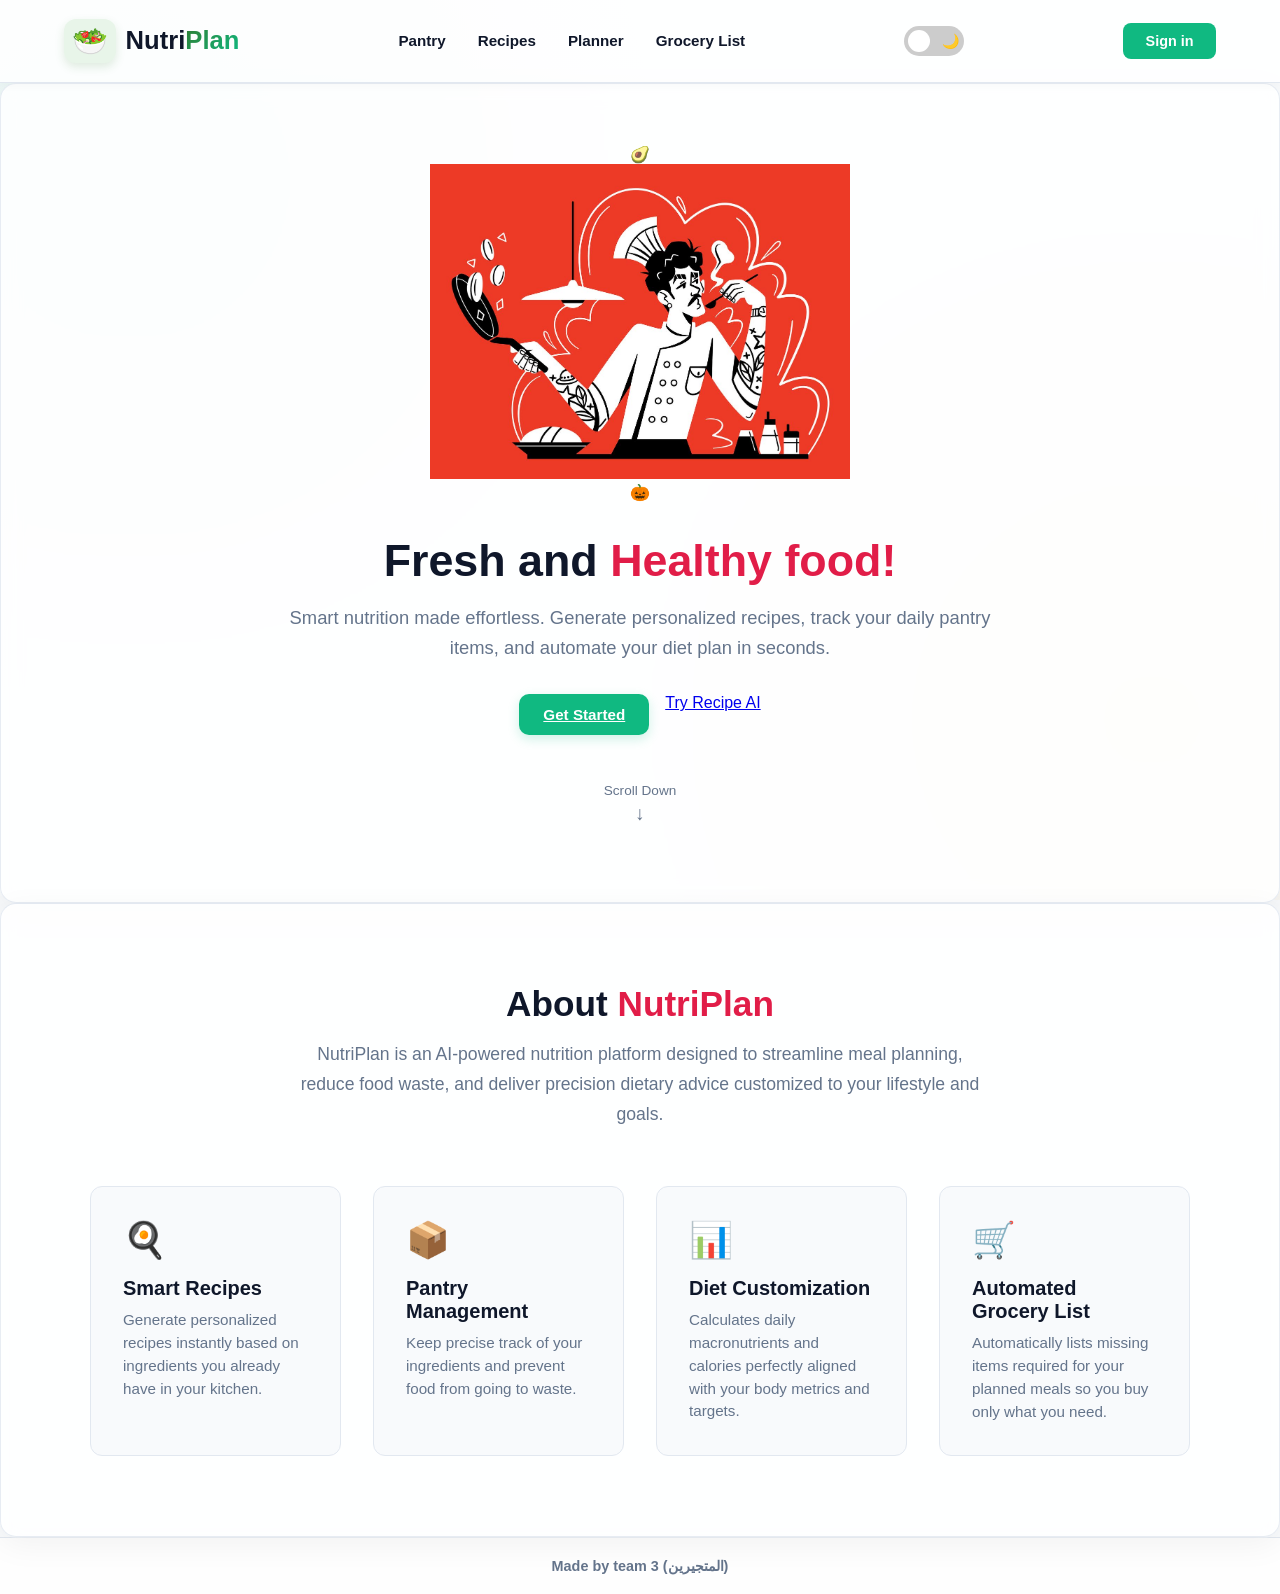
<file: index.html>
<!DOCTYPE html>
<html lang="en">
<head>
    <meta charset="UTF-8">
    <meta name="viewport" content="width=device-width, initial-scale=1.0">
    <title>NutriPlan - Smart Meal Planner</title>
    <link rel="stylesheet" href="styles.css">
</head>
<body>

    <header class="navbar">
        <a href="index.html" class="logo">
            <span class="logo-icon">🥗</span>
            <span class="logo-text">Nutri<span class="highlight-plan">Plan</span></span>
        </a>

        <nav class="nav-links">
            <a href="pantry.html">Pantry</a>
            <a href="recipes.html">Recipes</a>
            <a href="planner.html">Planner</a>
            <a href="grocery.html">Grocery List</a>
        </nav>

        <label class="theme-switch" for="theme-toggle">
            <input type="checkbox" id="theme-toggle">
            <span class="slider round">
                <span class="icon">☀️</span>
                <span class="icon">🌙</span>
            </span>
        </label>
        
        <a href="login.html" class="btn-signin">Sign in</a>
    </header>

    <main>
        <section class="hero-section">
            <div class="hero-image-wrapper">
                <div class="floating-card badge-bottom-left">
                    <span class="badge-emoji">🥑</span>
                </div>
                
                <img src="photo1.jpg" alt="Healthy Eating Illustration" class="main-illustration">
                
                <div class="floating-card badge-top-right">
                    <span class="badge-emoji">🎃</span>
                </div>
            </div>

            <div class="hero-content">
                <h1 class="hero-title">Fresh and <span class="highlight">Healthy food!</span></h1>
                <p class="hero-subtitle">Smart nutrition made effortless. Generate personalized recipes, track your daily pantry items, and automate your diet plan in seconds.</p>
                <div class="hero-buttons">
                    <a href="planner.html" class="btn btn-primary">Get Started</a>
                    <a href="recipes.html" class="btn btn-accent">Try Recipe AI</a>
                </div>
            </div>

            <div class="scroll-down-indicator">
                <span>Scroll Down</span>
                <div class="arrow">↓</div>
            </div>
        </section>

        <section class="about-section">
            <div class="about-container">
                <h2 class="section-title">About <span class="highlight">NutriPlan</span></h2>
                <p class="section-description">
                    NutriPlan is an AI-powered nutrition platform designed to streamline meal planning, reduce food waste, and deliver precision dietary advice customized to your lifestyle and goals.
                </p>

                <div class="features-grid">
                    <div class="feature-card">
                        <div class="feature-icon">🍳</div>
                        <h3>Smart Recipes</h3>
                        <p>Generate personalized recipes instantly based on ingredients you already have in your kitchen.</p>
                    </div>

                    <div class="feature-card">
                        <div class="feature-icon">📦</div>
                        <h3>Pantry Management</h3>
                        <p>Keep precise track of your ingredients and prevent food from going to waste.</p>
                    </div>

                    <div class="feature-card">
                        <div class="feature-icon">📊</div>
                        <h3>Diet Customization</h3>
                        <p>Calculates daily macronutrients and calories perfectly aligned with your body metrics and targets.</p>
                    </div>

                    <div class="feature-card">
                        <div class="feature-icon">🛒</div>
                        <h3>Automated Grocery List</h3>
                        <p>Automatically lists missing items required for your planned meals so you buy only what you need.</p>
                    </div>
                </div>
            </div>
        </section>
    </main>

    <footer class="site-footer">
        <div class="footer-container">
            <p class="copyright-text">Made by team 3 (المتجيرين)</p>
        </div>
    </footer>

    <script src="dark-mode.js"></script>
</body>
</html>
</file>
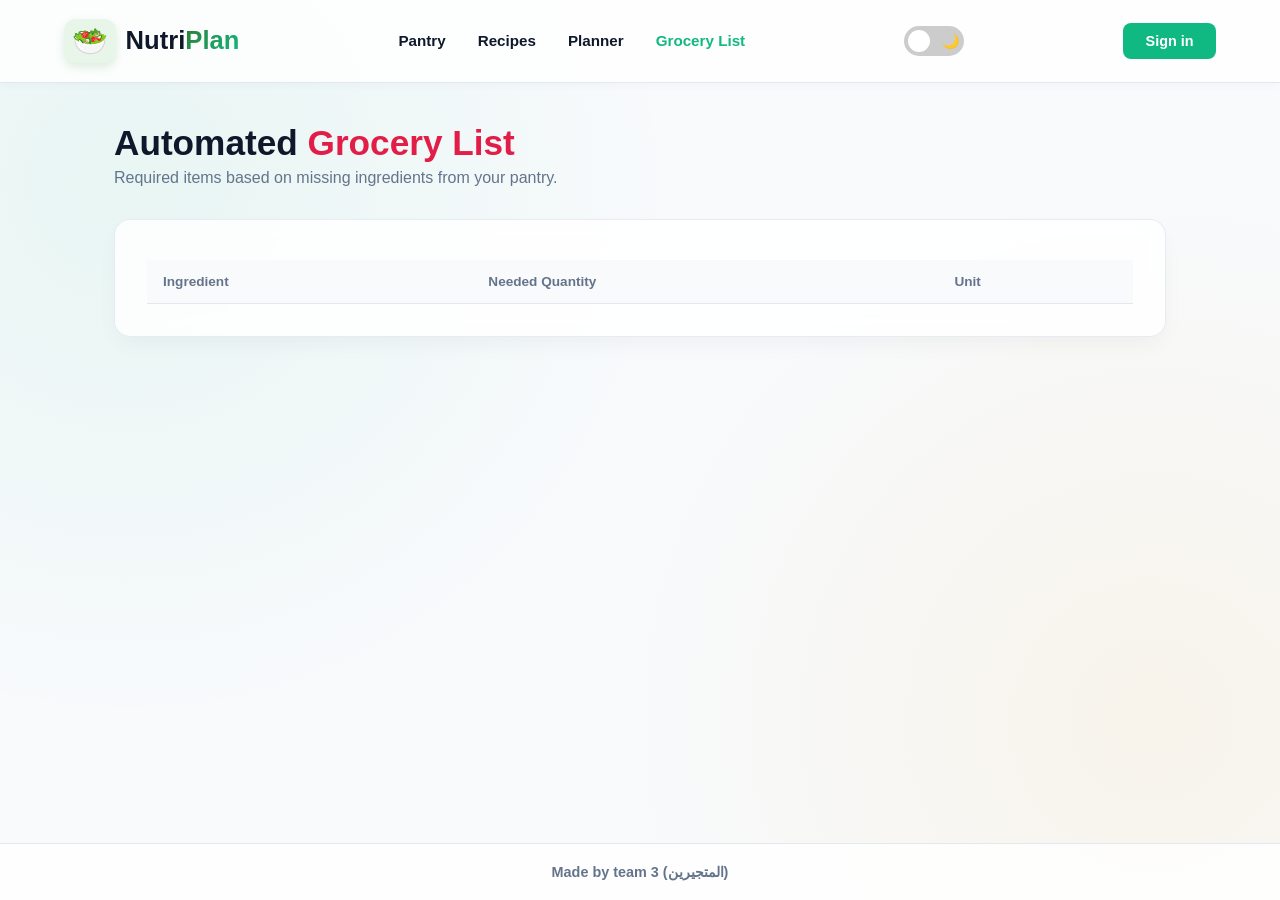
<file: grocery.html>
<!DOCTYPE html>
<html lang="en">
<head>
    <meta charset="UTF-8">
    <meta name="viewport" content="width=device-width, initial-scale=1.0">
    <title>NutriPlan - Grocery List</title>
    <link rel="stylesheet" href="styles.css">
</head>
<body>

    <header class="navbar">
        <a href="index.html" class="logo">
            <span class="logo-icon">🥗</span>
            <span class="logo-text">Nutri<span class="highlight-plan">Plan</span></span>
        </a>
        <nav class="nav-links">
            <a href="pantry.html">Pantry</a>
            <a href="recipes.html">Recipes</a>
            <a href="planner.html">Planner</a>
            <a href="grocery.html" class="active">Grocery List</a>
        </nav>
        <label class="theme-switch" for="theme-toggle">
            <input type="checkbox" id="theme-toggle">
            <span class="slider round">
                <span class="icon sun-icon">☀️</span>
                <span class="icon moon-icon">🌙</span>
            </span>
        </label>
        <a href="login.html" class="btn-signin">Sign in</a>
    </header>

    <main class="page-container">
        <header class="page-header">
            <h1 class="page-title">Automated <span class="highlight">Grocery List</span></h1>
            <p class="page-subtitle">Required items based on missing ingredients from your pantry.</p>
        </header>

        <section class="card-section">
            <table class="data-table">
                <thead>
                    <tr>
                        <th>Ingredient</th>
                        <th>Needed Quantity</th>
                        <th>Unit</th>
                    </tr>
                </thead>
                <tbody id="grocery-table-body">
                    <!-- Dynamic shopping list items -->
                </tbody>
            </table>
        </section>
    </main>

    <footer class="site-footer">
        <div class="footer-container">
            <p class="copyright-text">Made by team 3 (المتجيرين)</p>
        </div>
    </footer>

    <script src="dark-mode.js"></script>
    <script src="grocery.js"></script>
</body>
</html>
</file>
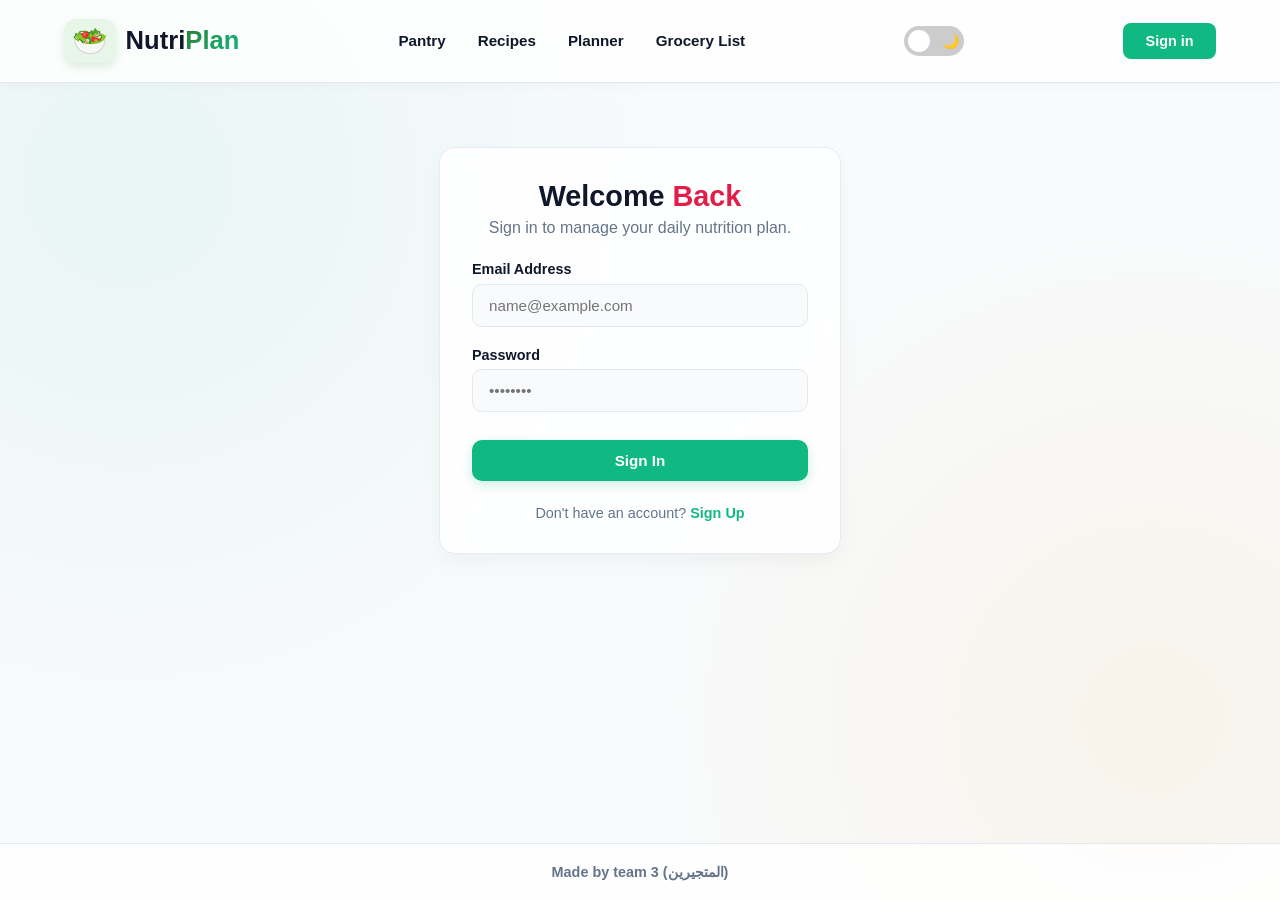
<file: login.html>
<!DOCTYPE html>
<html lang="en">
<head>
    <meta charset="UTF-8">
    <meta name="viewport" content="width=device-width, initial-scale=1.0">
    <title>NutriPlan - Sign In</title>
    <link rel="stylesheet" href="styles.css">
</head>
<body>

    <header class="navbar">
        <a href="index.html" class="logo">
            <span class="logo-icon">🥗</span>
            <span class="logo-text">Nutri<span class="highlight-plan">Plan</span></span>
        </a>
        <nav class="nav-links">
            <a href="pantry.html">Pantry</a>
            <a href="recipes.html">Recipes</a>
            <a href="planner.html">Planner</a>
            <a href="grocery.html">Grocery List</a>
        </nav>
        <label class="theme-switch" for="theme-toggle">
    <input type="checkbox" id="theme-toggle">
    <span class="slider round">
        <span class="icon sun-icon">☀️</span>
        <span class="icon moon-icon">🌙</span>
    </span>
</label>
        <a href="login.html" class="btn-signin">Sign in</a>
    </header>

    <main class="page-container" style="max-width: 450px; margin-top: 4rem;">
        <section class="card-section">
            <header class="page-header" style="text-align: center; margin-bottom: 1.5rem;">
                <h1 class="page-title" style="font-size: 1.8rem;">Welcome <span class="highlight">Back</span></h1>
                <p class="page-subtitle">Sign in to manage your daily nutrition plan.</p>
            </header>

            <form id="login-form">
                <div class="form-group">
                    <label for="login-email">Email Address</label>
                    <input type="email" id="login-email" required placeholder="name@example.com">
                </div>

                <div class="form-group">
                    <label for="login-password">Password</label>
                    <input type="password" id="login-password" required placeholder="••••••••">
                </div>

                <button type="submit" class="btn-submit full-width">Sign In</button>
            </form>

            <div id="login-message" style="margin-top: 1rem; text-align: center; font-size: 0.9rem;"></div>

            <p style="text-align: center; margin-top: 1.5rem; font-size: 0.9rem; color: var(--text-muted);">
                Don't have an account? <a href="register.html" style="color: var(--primary-emerald); font-weight: 600; text-decoration: none;">Sign Up</a>
            </p>
        </section>
    </main>

    <script src="login.js"></script>
    <script src="dark-mode.js"></script>
    <footer class="site-footer">
    <div class="footer-container">
        <p class="copyright-text">Made by team 3 (المتجيرين)</p>
    </div>
</footer>
</body>
</html>
</file>
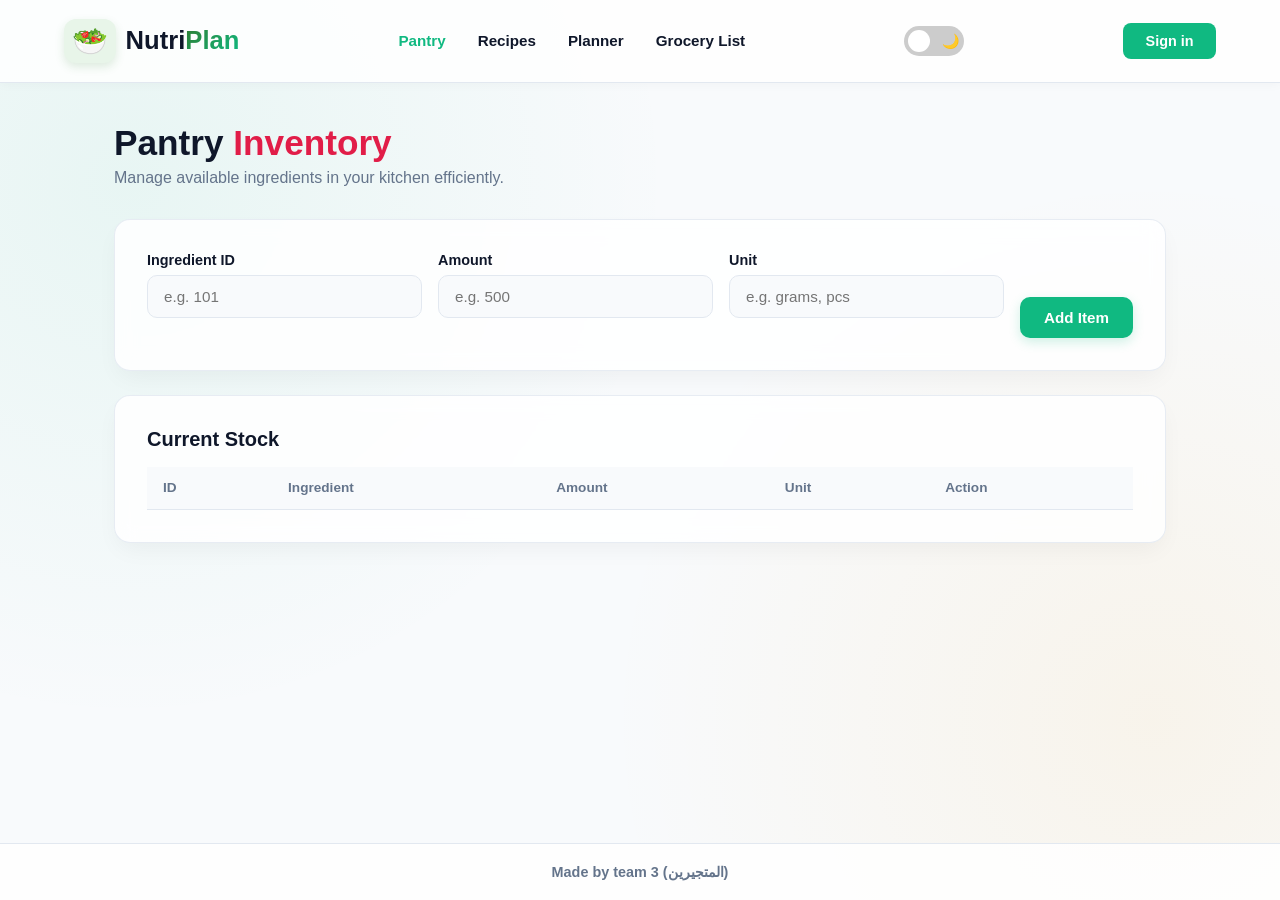
<file: pantry.html>
<!DOCTYPE html>
<html lang="en">
<head>
    <meta charset="UTF-8">
    <meta name="viewport" content="width=device-width, initial-scale=1.0">
    <title>NutriPlan - Pantry Inventory</title>
    <link rel="stylesheet" href="styles.css">
</head>
<body>

    <header class="navbar">
        <a href="index.html" class="logo">
            <span class="logo-icon">🥗</span>
            <span class="logo-text">Nutri<span class="highlight-plan">Plan</span></span>
        </a>
        <nav class="nav-links">
            <a href="pantry.html" class="active">Pantry</a>
            <a href="recipes.html">Recipes</a>
            <a href="planner.html">Planner</a>
            <a href="grocery.html">Grocery List</a>
        </nav>
        <label class="theme-switch" for="theme-toggle">
    <input type="checkbox" id="theme-toggle">
    <span class="slider round">
        <span class="icon sun-icon">☀️</span>
        <span class="icon moon-icon">🌙</span>
    </span>
</label>
        <a href="login.html" class="btn-signin">Sign in</a>
    </header>

    <main class="page-container">
        <header class="page-header">
            <h1 class="page-title">Pantry <span class="highlight">Inventory</span></h1>
            <p class="page-subtitle">Manage available ingredients in your kitchen efficiently.</p>
        </header>

        <section class="card-section">
            <form id="pantry-form" class="form-grid">
                <div class="form-group">
                    <label>Ingredient ID</label>
                    <input type="number" id="pantry-ing-id" required placeholder="e.g. 101">
                </div>
                <div class="form-group">
                    <label>Amount</label>
                    <input type="number" step="0.1" id="pantry-amount" required placeholder="e.g. 500">
                </div>
                <div class="form-group">
                    <label>Unit</label>
                    <input type="text" id="pantry-unit" required placeholder="e.g. grams, pcs">
                </div>
                <button type="submit" class="btn-submit">Add Item</button>
            </form>
        </section>

        <section class="card-section">
            <h2>Current Stock</h2>
            <table class="data-table">
                <thead>
                    <tr>
                        <th>ID</th>
                        <th>Ingredient</th>
                        <th>Amount</th>
                        <th>Unit</th>
                        <th>Action</th>
                    </tr>
                </thead>
                <tbody id="pantry-table-body">
                    <!-- Items will be loaded here dynamically -->
                </tbody>
            </table>
        </section>
    </main>
    <script src="dark-mode.js"></script>
    <footer class="site-footer">
    <div class="footer-container">
        <p class="copyright-text">Made by team 3 (المتجيرين)</p>
    </div>
</footer>

</body>
</html>
</file>
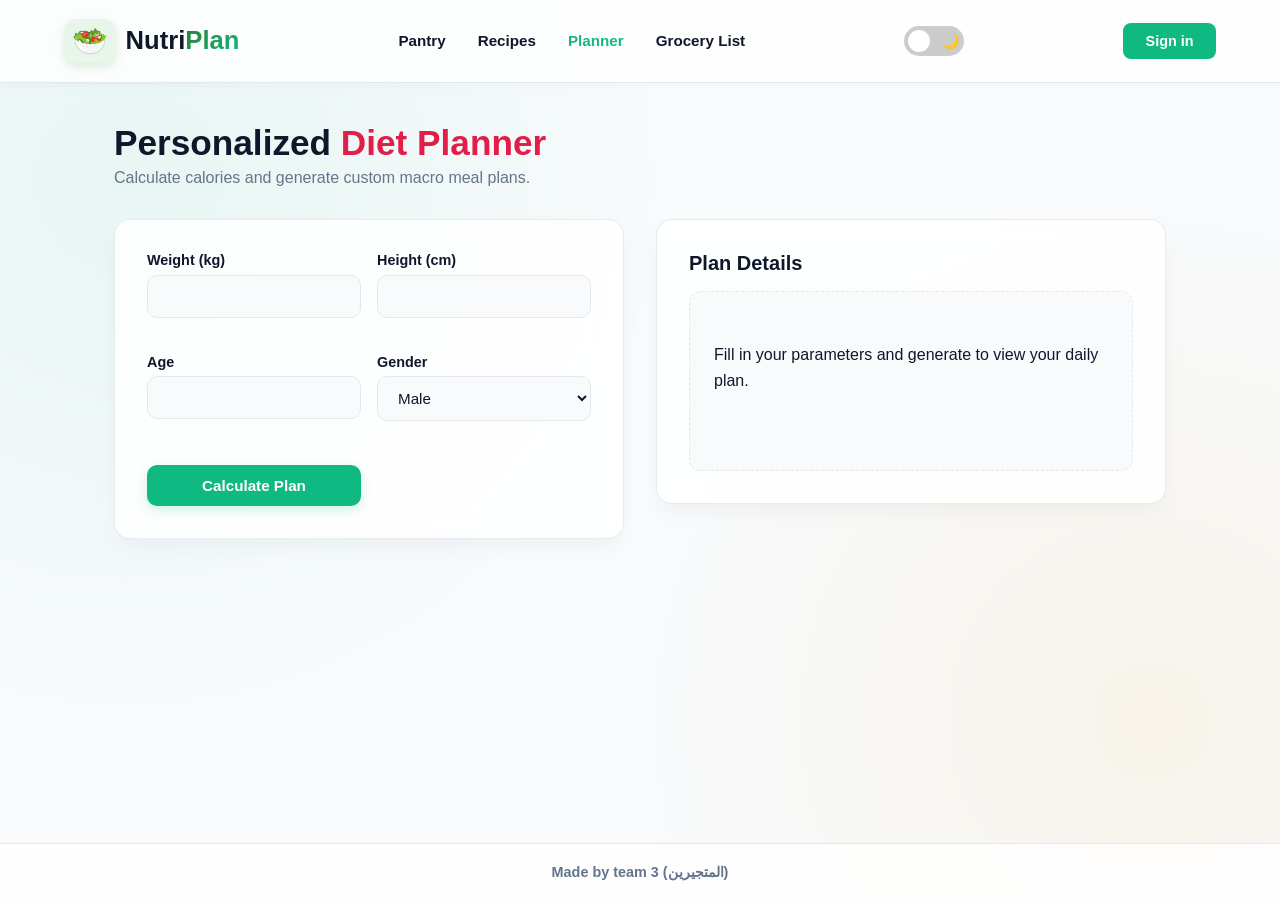
<file: planner.html>
<!DOCTYPE html>
<html lang="en">
<head>
    <meta charset="UTF-8">
    <meta name="viewport" content="width=device-width, initial-scale=1.0">
    <title>NutriPlan - Diet Planner</title>
    <link rel="stylesheet" href="styles.css">
</head>
<body>

    <header class="navbar">
        <a href="index.html" class="logo">
            <span class="logo-icon">🥗</span>
            <span class="logo-text">Nutri<span class="highlight-plan">Plan</span></span>
        </a>
        <nav class="nav-links">
            <a href="pantry.html">Pantry</a>
            <a href="recipes.html">Recipes</a>
            <a href="planner.html" class="active">Planner</a>
            <a href="grocery.html">Grocery List</a>
        </nav>
        <label class="theme-switch" for="theme-toggle">
            <input type="checkbox" id="theme-toggle">
            <span class="slider round">
                <span class="icon sun-icon">☀️</span>
                <span class="icon moon-icon">🌙</span>
            </span>
        </label>
        <a href="login.html" class="btn-signin">Sign in</a>
    </header>

    <main class="page-container">
        <header class="page-header">
            <h1 class="page-title">Personalized <span class="highlight">Diet Planner</span></h1>
            <p class="page-subtitle">Calculate calories and generate custom macro meal plans.</p>
        </header>

        <div class="content-split">
            <section class="card-section">
                <form id="diet-form" class="form-grid-2">
                    <div class="form-group">
                        <label>Weight (kg)</label>
                        <input type="number" step="0.1" id="diet-weight" required>
                    </div>
                    <div class="form-group">
                        <label>Height (cm)</label>
                        <input type="number" id="diet-height" required>
                    </div>
                    <div class="form-group">
                        <label>Age</label>
                        <input type="number" id="diet-age" required>
                    </div>
                    <div class="form-group">
                        <label>Gender</label>
                        <select id="diet-gender">
                            <option value="male">Male</option>
                            <option value="female">Female</option>
                        </select>
                    </div>
                    <button type="submit" class="btn-submit full-width">Calculate Plan</button>
                </form>
            </section>

            <section class="card-section">
                <h2>Plan Details</h2>
                <div id="diet-result" class="result-box">
                    Fill in your parameters and generate to view your daily plan.
                </div>
            </section>
        </div>
    </main>

    <footer class="site-footer">
        <div class="footer-container">
            <p class="copyright-text">Made by team 3 (المتجيرين)</p>
        </div>
    </footer>

    <script src="dark-mode.js"></script>
    <script src="planner.js"></script>
</body>
</html>
</file>
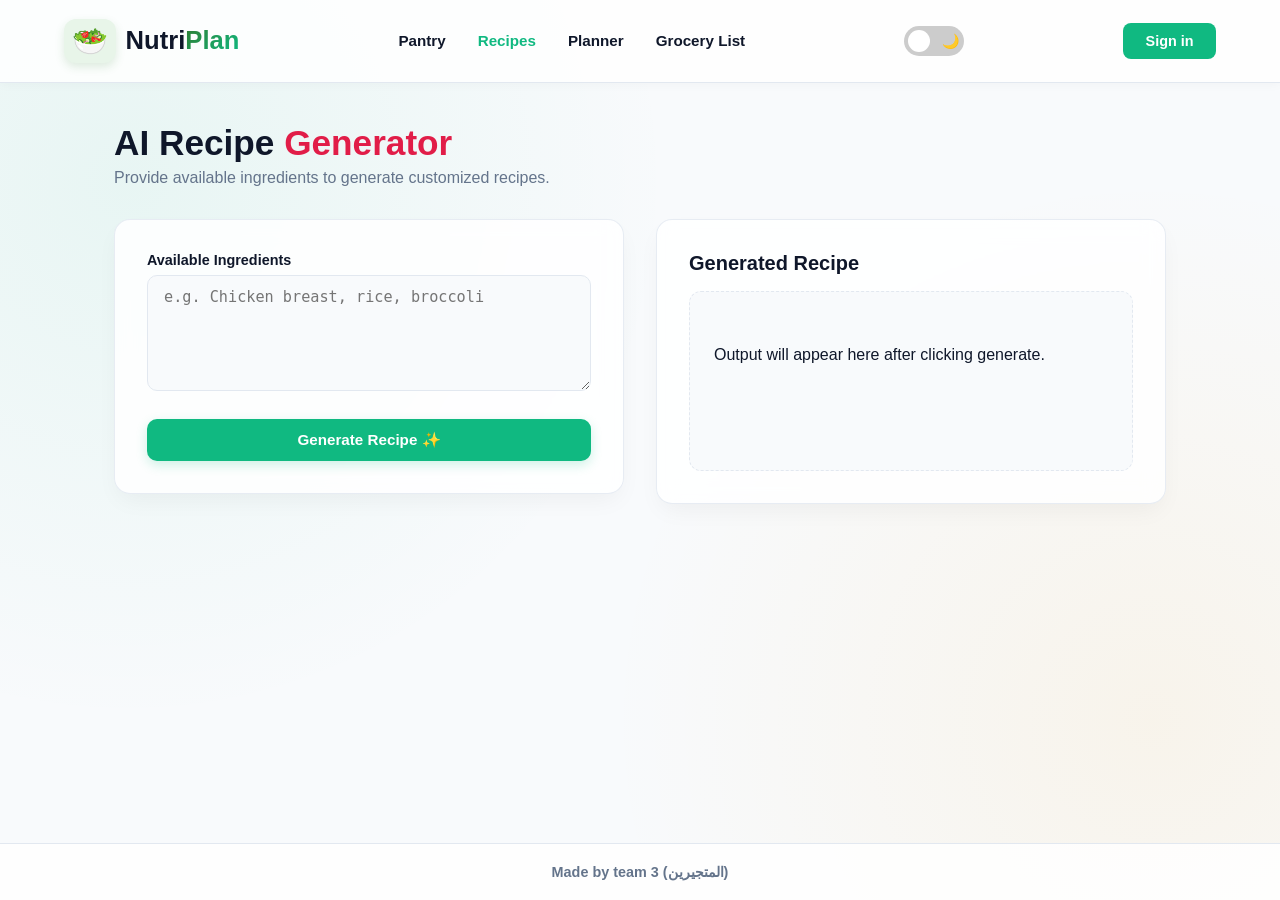
<file: recipes.html>
<!DOCTYPE html>
<html lang="en">
<head>
    <meta charset="UTF-8">
    <meta name="viewport" content="width=device-width, initial-scale=1.0">
    <title>NutriPlan - AI Recipe Generator</title>
    <link rel="stylesheet" href="styles.css">
</head>
<body>

    <header class="navbar">
        <a href="index.html" class="logo">
            <span class="logo-icon">🥗</span>
            <span class="logo-text">Nutri<span class="highlight-plan">Plan</span></span>
        </a>
        <nav class="nav-links">
            <a href="pantry.html">Pantry</a>
            <a href="recipes.html" class="active">Recipes</a>
            <a href="planner.html">Planner</a>
            <a href="grocery.html">Grocery List</a>
        </nav>
        <label class="theme-switch" for="theme-toggle">
            <input type="checkbox" id="theme-toggle">
            <span class="slider round">
                <span class="icon sun-icon">☀️</span>
                <span class="icon moon-icon">🌙</span>
            </span>
        </label>
        <a href="login.html" class="btn-signin">Sign in</a>
    </header>

    <main class="page-container">
        <header class="page-header">
            <h1 class="page-title">AI Recipe <span class="highlight">Generator</span></h1>
            <p class="page-subtitle">Provide available ingredients to generate customized recipes.</p>
        </header>

        <div class="content-split">
            <section class="card-section">
                <form id="recipe-form">
                    <div class="form-group">
                        <label>Available Ingredients</label>
                        <textarea id="recipe-ingredients" rows="5" placeholder="e.g. Chicken breast, rice, broccoli" required></textarea>
                    </div>
                    <button type="submit" class="btn-submit full-width">Generate Recipe ✨</button>
                </form>
            </section>

            <section class="card-section">
                <h2>Generated Recipe</h2>
                <div id="recipe-result" class="result-box">
                    Output will appear here after clicking generate.
                </div>
            </section>
        </div>
    </main>

    <footer class="site-footer">
        <div class="footer-container">
            <p class="copyright-text">Made by team 3 (المتجيرين)</p>
        </div>
    </footer>

    <script src="dark-mode.js"></script>
    <script src="recipes.js"></script>
</body>
</html>
</file>
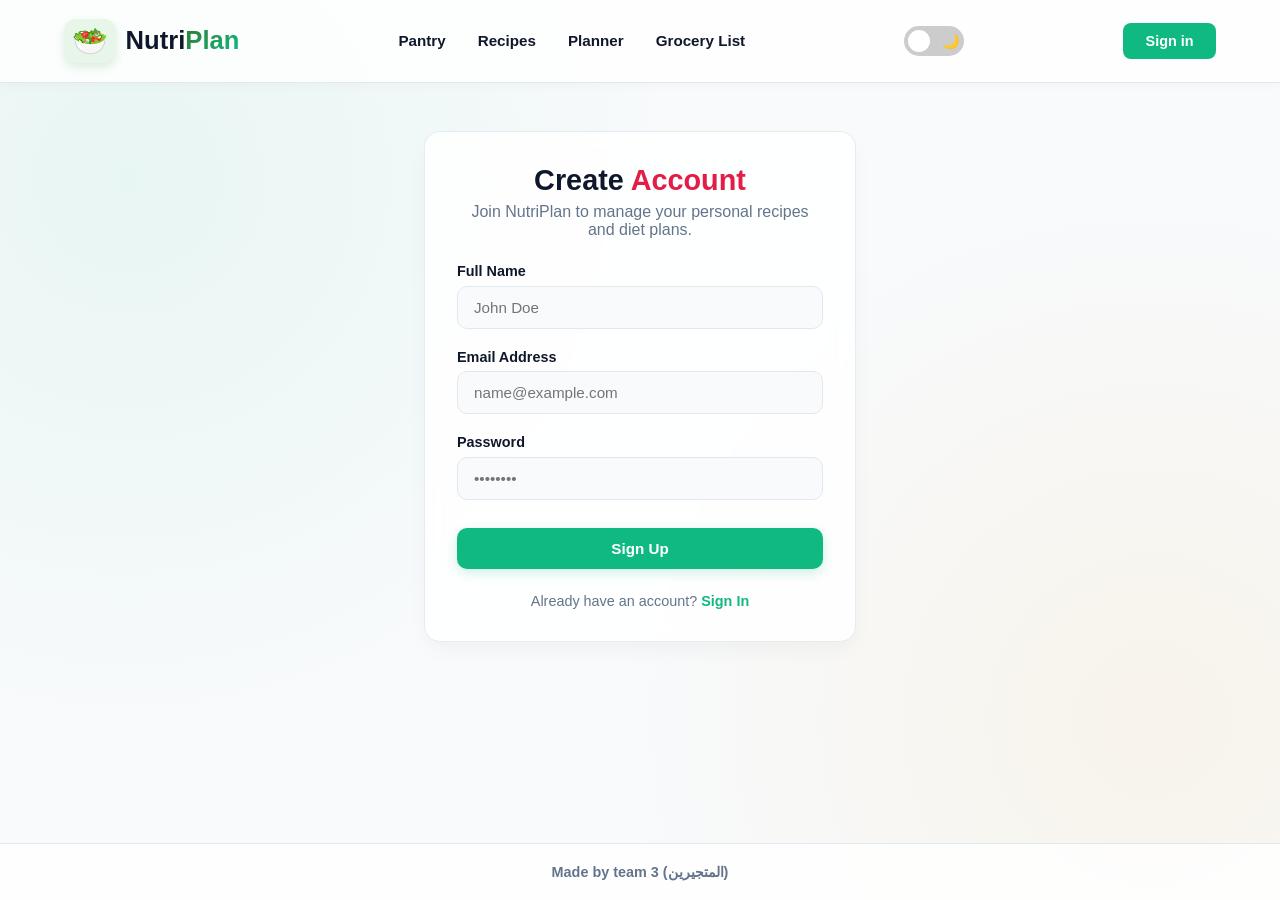
<file: register.html>
<!DOCTYPE html>
<html lang="en">
<head>
    <meta charset="UTF-8">
    <meta name="viewport" content="width=device-width, initial-scale=1.0">
    <title>NutriPlan - Create Account</title>
    <link rel="stylesheet" href="styles.css">
</head>
<body>

    <header class="navbar">
        <a href="index.html" class="logo">
            <span class="logo-icon">🥗</span>
            <span class="logo-text">Nutri<span class="highlight-plan">Plan</span></span>
        </a>
        <nav class="nav-links">
            <a href="pantry.html">Pantry</a>
            <a href="recipes.html">Recipes</a>
            <a href="planner.html">Planner</a>
            <a href="grocery.html">Grocery List</a>
        </nav>
        <label class="theme-switch" for="theme-toggle">
    <input type="checkbox" id="theme-toggle">
    <span class="slider round">
        <span class="icon sun-icon">☀️</span>
        <span class="icon moon-icon">🌙</span>
    </span>
</label>
        <a href="login.html" class="btn-signin">Sign in</a>
    </header>

    <main class="page-container" style="max-width: 480px; margin-top: 3rem;">
        <section class="card-section">
            <header class="page-header" style="text-align: center; margin-bottom: 1.5rem;">
                <h1 class="page-title" style="font-size: 1.8rem;">Create <span class="highlight">Account</span></h1>
                <p class="page-subtitle">Join NutriPlan to manage your personal recipes and diet plans.</p>
            </header>

            <form id="register-form">
                <div class="form-group">
                    <label for="reg-name">Full Name</label>
                    <input type="text" id="reg-name" required placeholder="John Doe">
                </div>

                <div class="form-group">
                    <label for="reg-email">Email Address</label>
                    <input type="email" id="reg-email" required placeholder="name@example.com">
                </div>

                <div class="form-group">
                    <label for="reg-password">Password</label>
                    <input type="password" id="reg-password" required placeholder="••••••••">
                </div>

                <button type="submit" class="btn-submit full-width">Sign Up</button>
            </form>

            <div id="register-message" style="margin-top: 1rem; text-align: center; font-size: 0.9rem;"></div>

            <p style="text-align: center; margin-top: 1.5rem; font-size: 0.9rem; color: var(--text-muted);">
                Already have an account? <a href="login.html" style="color: var(--primary-emerald); font-weight: 600; text-decoration: none;">Sign In</a>
            </p>
        </section>
    </main>
    <script src="dark-mode.js"></script>
    <script src="register.js"></script>
    <footer class="site-footer">
    <div class="footer-container">
        <p class="copyright-text">Made by team 3 (المتجيرين)</p>
    </div>
</footer>
</body>
</html>
</file>
<file: styles.css>
:root {
    --bg-main: #f8fafc;
    --card-bg: rgba(255, 255, 255, 0.85);
    --card-border: rgba(226, 232, 240, 0.8);
    --primary-color: #10b981;
    --primary-emerald: #10b981;
    --primary-emerald-hover: #059669;
    --accent-color: #f59e0b; 
    --text-primary: #0f172a;
    --text-muted: #64748b;
    --border-color: #e2e8f0;
}

body.dark-mode {
    --bg-main: #0F172A;
    --sidebar-bg: #020617;
    --text-primary: #F8FAFC;
    --text-muted: #94A3B8;
    --card-bg: rgba(30, 41, 59, 0.85);
    --border-color: #334155;
}

*, *::before, *::after {
    box-sizing: border-box;
    margin: 0;
    padding: 0;
}

body {
    margin: 0;
    padding: 0;
    font-family: 'Segoe UI', Tahoma, Geneva, Verdana, sans-serif;
    color: var(--text-primary);
    background-color: var(--bg-main);
    background-image: 
        radial-gradient(#10b981 0.65px, transparent 0.65px),
        radial-gradient(circle at 10% 20%, rgba(16, 185, 129, 0.07) 0%, transparent 40%),
        radial-gradient(circle at 90% 80%, rgba(245, 158, 11, 0.07) 0%, transparent 40%);
    background-size: 20px 20px, 100% 100%, 100% 100%;
    background-attachment: fixed;
    min-height: 100vh;
    display: flex;
    flex-direction: column;
    transition: background-color 0.3s ease, color 0.3s ease;
}

.card, .container-box, section {
    background: var(--card-bg);
    backdrop-filter: blur(10px);
    -webkit-backdrop-filter: blur(10px);
    border: 1px solid var(--card-border);
    border-radius: 16px;
    box-shadow: 0 8px 32px 0 rgba(0, 0, 0, 0.05);
}

.card-section, .hero-container {
    background: var(--card-bg);
    border: 1px solid var(--card-border);
    border-radius: 16px;
    box-shadow: 0 10px 25px -5px rgba(0, 0, 0, 0.05), 0 8px 10px -6px rgba(0, 0, 0, 0.01);
}

.navbar {
    display: flex;
    justify-content: space-between;
    align-items: center;
    padding: 1.2rem 4rem;
    background-color: var(--card-bg);
    border-bottom: 1px solid var(--border-color);
    box-shadow: 0 2px 10px rgba(0, 0, 0, 0.03);
    position: sticky;
    top: 0;
    z-index: 50;
}

.logo {
    display: flex;
    align-items: center;
    gap: 0.6rem;
    text-decoration: none;
    font-size: 1.6rem;
    font-weight: 800;
    color: var(--text-primary);
}

.logo-icon {
    font-size: 1.8rem;
    background: #E8F5E9;
    padding: 0.3rem 0.5rem;
    border-radius: 12px;
    display: inline-flex;
    align-items: center;
    justify-content: center;
    box-shadow: 0 4px 10px rgba(46, 125, 50, 0.15);
}

.highlight-plan {
    background-image: linear-gradient(135deg, #2E7D32, #10B981);
    -webkit-background-clip: text;
    background-clip: text;
    -webkit-text-fill-color: transparent;
    font-weight: 900;
}

.nav-links {
    display: flex;
    gap: 2rem;
    align-items: center;
}

.nav-links a {
    text-decoration: none;
    color: var(--text-primary);
    font-weight: 600;
    font-size: 0.95rem;
    transition: color 0.2s;
}

.nav-links a.active,
.nav-links a:hover {
    color: var(--primary-emerald);
}

.btn-signin {
    background-color: var(--primary-emerald) !important;
    color: #FFFFFF !important;
    padding: 0.6rem 1.4rem;
    border-radius: 8px;
    text-decoration: none;
    font-weight: 600;
    font-size: 0.9rem;
    display: inline-block;
    transition: background-color 0.2s ease;
}

.btn-signin:hover {
    background-color: var(--primary-emerald-hover) !important;
}

.page-container {
    max-width: 1100px;
    margin: 2.5rem auto;
    padding: 0 1.5rem;
    flex: 1;
    width: 100%;
}

.page-header {
    margin-bottom: 2rem;
}

.page-title {
    font-size: 2.2rem;
    font-weight: 800;
    color: var(--text-primary);
}

.page-subtitle {
    color: var(--text-muted);
    font-size: 1rem;
    margin-top: 0.4rem;
}

.highlight {
    color: #E11D48;
}

.content-split {
    display: grid;
    grid-template-columns: 1fr 1fr;
    gap: 2rem;
    align-items: start;
}

.card-section {
    padding: 2rem;
    border-radius: 16px;
    margin-bottom: 1.5rem;
}

.card-section h2 {
    font-size: 1.25rem;
    margin-bottom: 1rem;
    color: var(--text-primary);
}

.form-group {
    margin-bottom: 1.25rem;
    display: flex;
    flex-direction: column;
    gap: 0.4rem;
}

.form-group label {
    font-weight: 600;
    font-size: 0.9rem;
    color: var(--text-primary);
}

.form-group input,
.form-group select,
.form-group textarea {
    width: 100%;
    padding: 0.75rem 1rem;
    border: 1px solid var(--border-color);
    border-radius: 10px;
    font-size: 0.95rem;
    outline: none;
    background-color: var(--bg-main);
    color: var(--text-primary);
    transition: border-color 0.2s, background-color 0.2s;
}

.form-group input:focus,
.form-group select:focus,
.form-group textarea:focus {
    border-color: var(--primary-emerald);
}

.form-grid {
    display: grid;
    grid-template-columns: repeat(3, 1fr) auto;
    gap: 1rem;
    align-items: end;
}

.form-grid-2 {
    display: grid;
    grid-template-columns: 1fr 1fr;
    gap: 1rem;
}

button, .btn-submit, .btn-primary, #generate-btn, #recipe-btn {
    background-color: var(--primary-emerald) !important;
    color: #FFFFFF !important;
    border: none !important;
    padding: 0.75rem 1.5rem;
    border-radius: 10px;
    font-weight: 600;
    font-size: 0.95rem;
    cursor: pointer;
    transition: background-color 0.2s, transform 0.2s;
    display: inline-flex;
    align-items: center;
    justify-content: center;
    gap: 8px;
    box-shadow: 0 4px 12px rgba(16, 185, 129, 0.2);
}

button:hover, .btn-submit:hover, .btn-primary:hover, #generate-btn:hover, #recipe-btn:hover {
    background-color: var(--primary-emerald-hover) !important;
    color: #FFFFFF !important;
    transform: translateY(-1px);
}

.full-width {
    width: 100%;
    margin-top: 0.5rem;
}

.result-box {
    background: var(--bg-main);
    border: 1px dashed var(--border-color);
    padding: 1.5rem;
    border-radius: 12px;
    min-height: 180px;
    color: var(--text-primary);
    line-height: 1.6;
    white-space: pre-line;
}

.data-table {
    width: 100%;
    border-collapse: collapse;
    margin-top: 0.5rem;
}

.data-table th {
    background-color: var(--bg-main);
    text-align: left;
    padding: 0.85rem 1rem;
    font-size: 0.85rem;
    font-weight: 700;
    color: var(--text-muted);
    border-bottom: 1px solid var(--border-color);
}

.data-table td {
    padding: 0.85rem 1rem;
    border-bottom: 1px solid var(--border-color);
    font-size: 0.9rem;
    color: var(--text-primary);
}

.hero-container {
    display: grid;
    grid-template-columns: 1.2fr 1fr;
    align-items: center;
    gap: 3rem;
    max-width: 1200px;
    margin: 3rem auto;
    padding: 2rem;
}

.hero-title {
    font-size: 3.2rem;
    font-weight: 900;
    line-height: 1.15;
    color: var(--text-primary);
    margin-bottom: 1.5rem;
}

.hero-description {
    font-size: 1.15rem;
    color: var(--text-muted);
    line-height: 1.6;
    margin-bottom: 2rem;
}

.hero-image-section {
    position: relative;
    display: flex;
    justify-content: center;
    align-items: center;
}

.illustration-bg {
    position: relative;
    width: 100%;
    display: flex;
    justify-content: center;
}

.main-person-img {
    width: 380px;
    max-width: 100%;
    height: auto;
    display: block;
    filter: drop-shadow(0 15px 25px rgba(0, 0, 0, 0.06));
    animation: float 4s ease-in-out infinite;
}

@keyframes float {
    0% { transform: translateY(0px); }
    50% { transform: translateY(-12px); }
    100% { transform: translateY(0px); }
}

.badge-float {
    background: var(--card-bg);
    border: 1px solid var(--border-color);
    border-radius: 50%;
    padding: 0.75rem;
    box-shadow: 0 10px 20px rgba(0, 0, 0, 0.08);
    display: flex;
    align-items: center;
    justify-content: center;
    width: 50px;
    height: 50px;
    position: absolute;
    z-index: 2;
}

.badge-bottom-left { left: 20px; bottom: 20px; }
.badge-top-right { right: 20px; top: 20px; }

.subscribe-form {
    display: flex;
    gap: 0.5rem;
    margin-bottom: 2rem;
    background: var(--card-bg);
    padding: 0.4rem;
    border-radius: 10px;
    border: 1px solid var(--border-color);
}

.subscribe-form input {
    border: none;
    outline: none;
    padding: 0.8rem 1rem;
    flex: 1;
    font-size: 0.95rem;
    background: transparent;
    color: var(--text-primary);
}

.trending-section {
    display: flex;
    flex-direction: column;
    gap: 0.8rem;
}

.trending-title {
    font-size: 0.85rem;
    font-weight: 700;
    color: var(--text-muted);
    text-transform: uppercase;
}

.tags-group {
    display: flex;
    gap: 0.6rem;
}

.tag {
    background: var(--border-color);
    color: var(--text-primary);
    text-decoration: none;
    padding: 0.4rem 0.9rem;
    border-radius: 20px;
    font-size: 0.85rem;
    font-weight: 600;
}

body.dark-mode .navbar,
body.dark-mode .card-section,
body.dark-mode .subscribe-form,
body.dark-mode .hero-container,
body.dark-mode .floating-card {
    background-color: var(--card-bg);
    border-color: var(--border-color);
    color: var(--text-primary);
}

body.dark-mode .page-title,
body.dark-mode .card-section h2,
body.dark-mode .hero-title,
body.dark-mode .logo {
    color: var(--text-primary);
}

body.dark-mode .hero-subtitle,
body.dark-mode .text-muted {
    color: var(--text-muted);
}

body.dark-mode .form-group input,
body.dark-mode .form-group select,
body.dark-mode .form-group textarea,
body.dark-mode .result-box,
body.dark-mode input[type="text"],
body.dark-mode input[type="number"] {
    background-color: var(--bg-main);
    color: var(--text-primary);
    border-color: var(--border-color);
}

body.dark-mode .data-table th {
    background-color: var(--bg-main);
    color: var(--text-muted);
    border-bottom-color: var(--border-color);
}

body.dark-mode .data-table td {
    border-bottom-color: var(--border-color);
    color: var(--text-primary);
}

.theme-switch {
  position: relative;
  display: inline-block;
  width: 60px;
  height: 30px;
}

.theme-switch input {
  opacity: 0;
  width: 0;
  height: 0;
}

.slider {
  position: absolute;
  cursor: pointer;
  top: 0;
  left: 0;
  right: 0;
  bottom: 0;
  background-color: #ccc;
  transition: 0.4s;
  display: flex;
  align-items: center;
  justify-content: space-between;
  padding: 0 5px;
}

.slider.round {
  border-radius: 34px;
}

.slider.round:before {
  position: absolute;
  content: "";
  height: 22px;
  width: 22px;
  left: 4px;
  bottom: 4px;
  background-color: white;
  transition: 0.4s;
  border-radius: 50%;
  z-index: 2;
}

input:checked + .slider {
  background-color: #334155;
}

input:checked + .slider:before {
  transform: translateX(30px);
}

.icon {
  font-size: 14px;
  z-index: 1;
  user-select: none;
}

.site-footer {
    width: 100%;
    background-color: var(--card-bg);
    border-top: 1px solid var(--border-color);
    padding: 1.25rem 0;
    margin-top: auto;
    text-align: center;
}

.footer-container {
    max-width: 1200px;
    margin: 0 auto;
    padding: 0 1rem;
}

.copyright-text {
    color: var(--text-muted);
    font-size: 0.9rem;
    font-weight: 600;
}

.hero-section {
    display: flex;
    flex-direction: column;
    align-items: center;
    justify-content: center;
    text-align: center;
    padding: 3rem 1.5rem 4rem 1.5rem;
    min-height: calc(100vh - 80px);
    position: relative;
}

.hero-image-wrapper {
    max-width: 420px;
    margin-bottom: 2rem;
    position: relative;
}

.main-illustration {
    width: 100%;
    height: auto;
    object-fit: contain;
}

.hero-content {
    max-width: 750px;
}

.hero-title {
    font-size: 2.8rem;
    margin-bottom: 1rem;
    line-height: 1.2;
}

.hero-subtitle {
    font-size: 1.15rem;
    color: var(--text-muted);
    margin-bottom: 2rem;
    line-height: 1.6;
}

.hero-buttons {
    display: flex;
    gap: 1rem;
    justify-content: center;
}

.scroll-down-indicator {
    margin-top: 3rem;
    display: flex;
    flex-direction: column;
    align-items: center;
    gap: 0.3rem;
    color: var(--text-muted);
    font-size: 0.85rem;
    font-weight: 500;
}

.scroll-down-indicator .arrow {
    font-size: 1.2rem;
    animation: bounce 1.8s infinite;
}

@keyframes bounce {
    0%, 20%, 50%, 80%, 100% { transform: translateY(0); }
    40% { transform: translateY(-8px); }
    60% { transform: translateY(-4px); }
}

.about-section {
    background-color: var(--card-bg);
    border-top: 1px solid var(--border-color);
    padding: 5rem 1.5rem;
    width: 100%;
}

.about-container {
    max-width: 1100px;
    margin: 0 auto;
    text-align: center;
}

.section-title {
    font-size: 2.2rem;
    margin-bottom: 1rem;
    color: var(--text-primary);
}

.section-description {
    max-width: 700px;
    margin: 0 auto 3.5rem auto;
    color: var(--text-muted);
    font-size: 1.1rem;
    line-height: 1.7;
}

.features-grid {
    display: grid;
    grid-template-columns: repeat(auto-fit, minmax(240px, 1fr));
    gap: 2rem;
    text-align: left;
}

.feature-card {
    background-color: var(--bg-main);
    border: 1px solid var(--border-color);
    border-radius: 12px;
    padding: 2rem;
    transition: transform 0.3s ease, box-shadow 0.3s ease;
}

.feature-card:hover {
    transform: translateY(-5px);
    box-shadow: 0 10px 25px rgba(0, 0, 0, 0.05);
}

.feature-icon {
    font-size: 2.2rem;
    margin-bottom: 1rem;
}

.feature-card h3 {
    font-size: 1.25rem;
    margin-bottom: 0.6rem;
    color: var(--text-primary);
}

.feature-card p {
    font-size: 0.95rem;
    color: var(--text-muted);
    line-height: 1.5;
}
</file>
